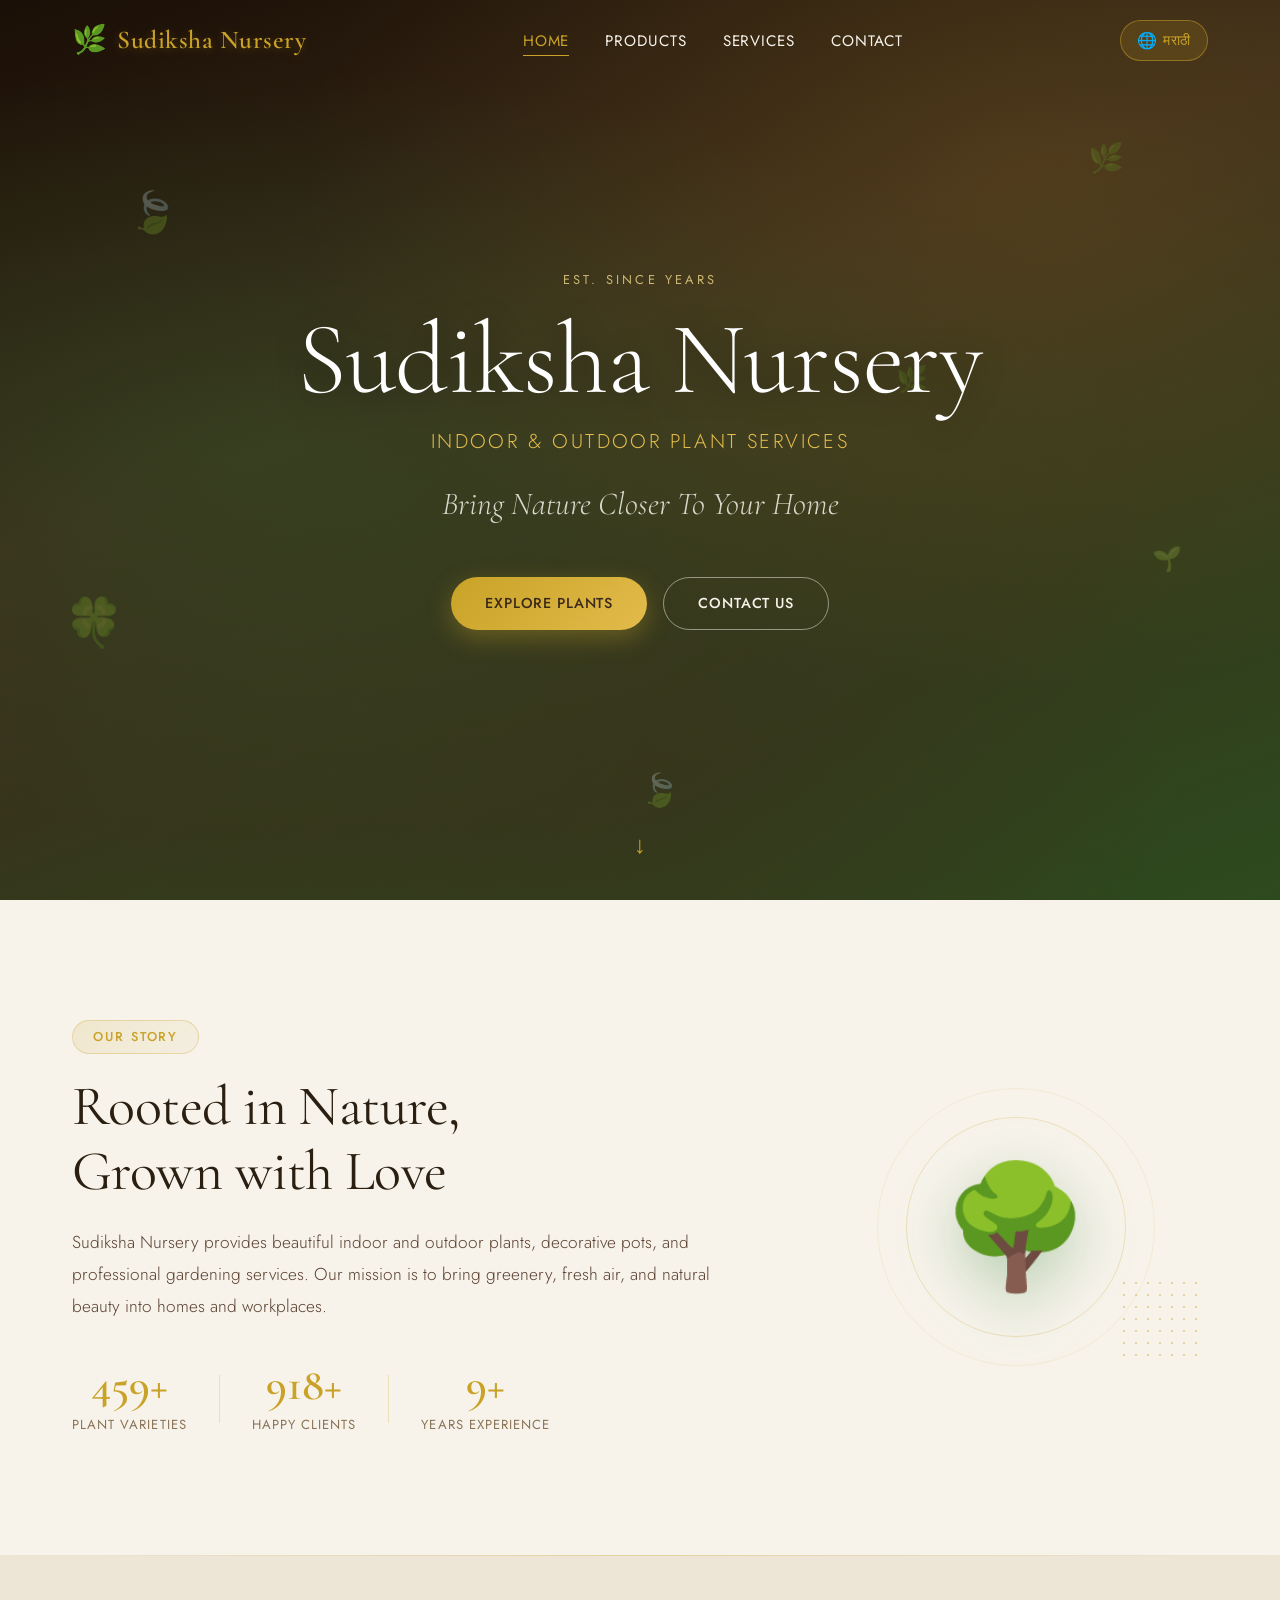
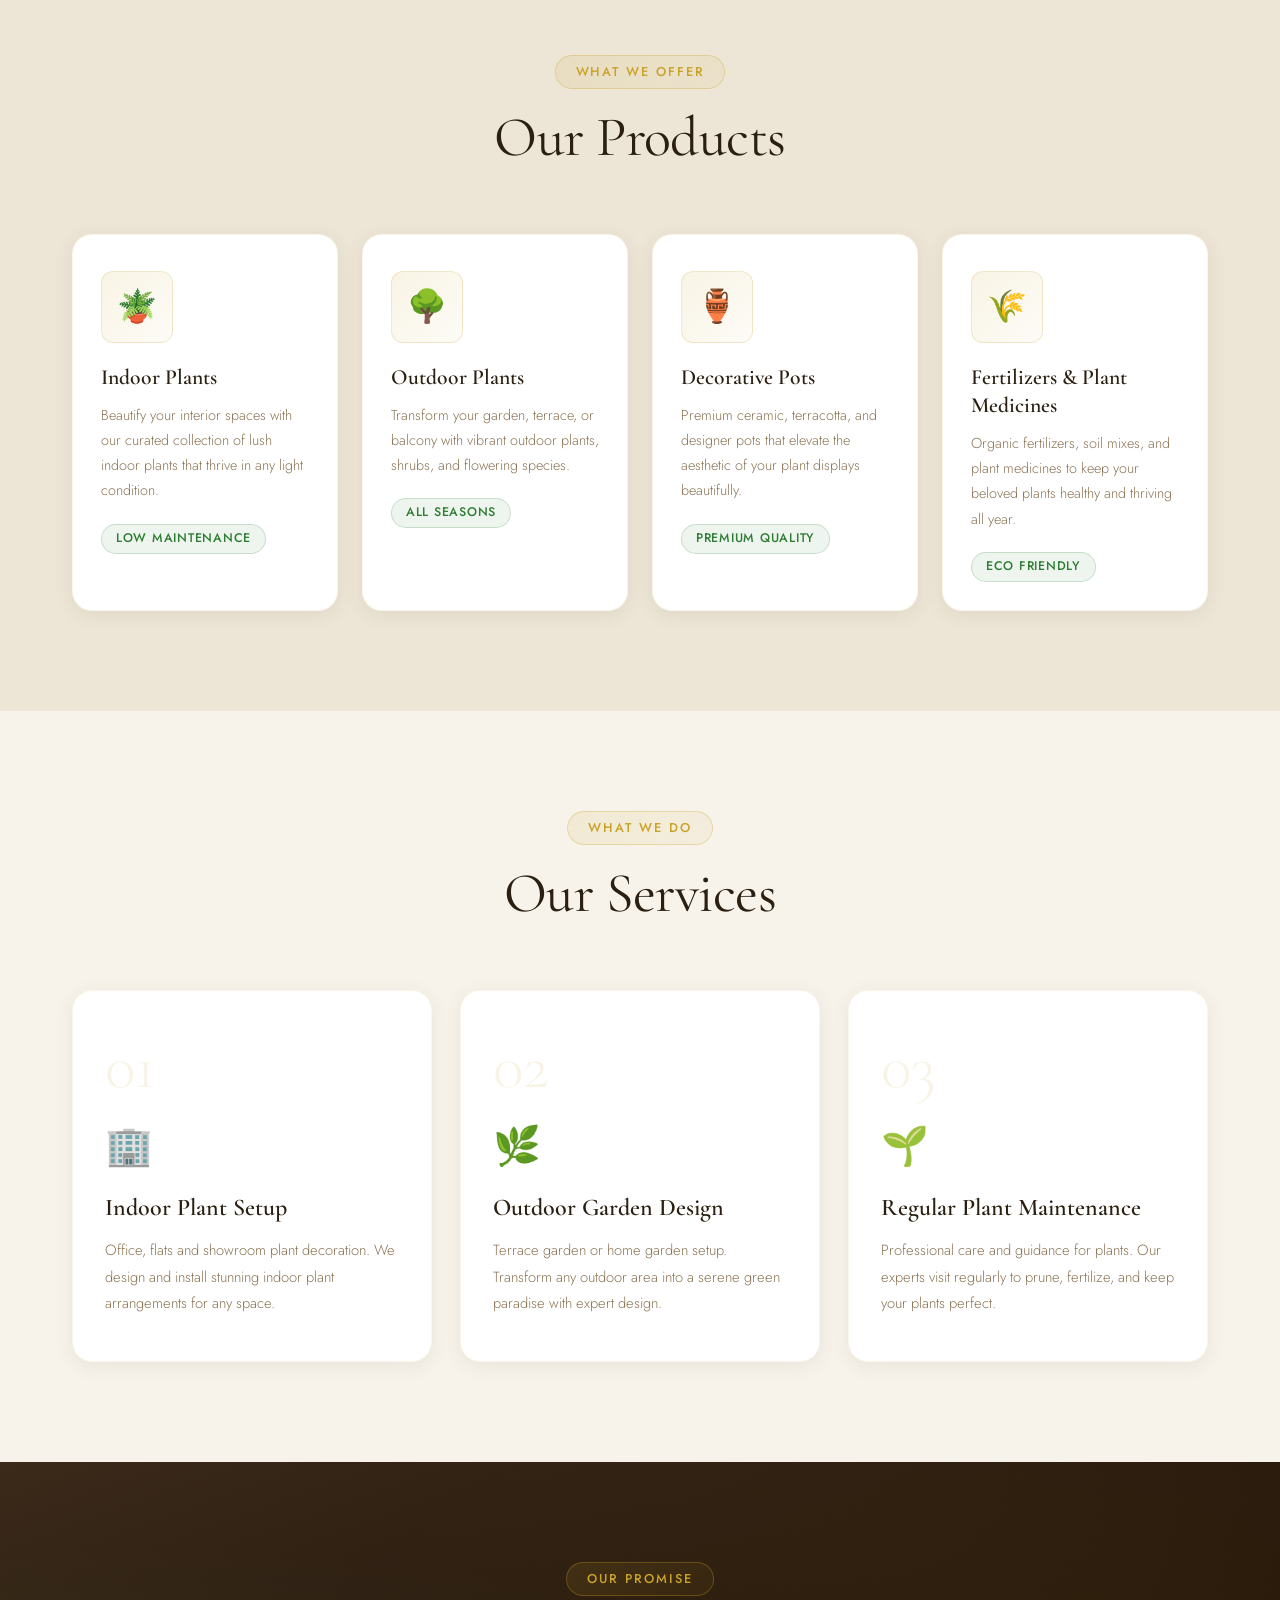
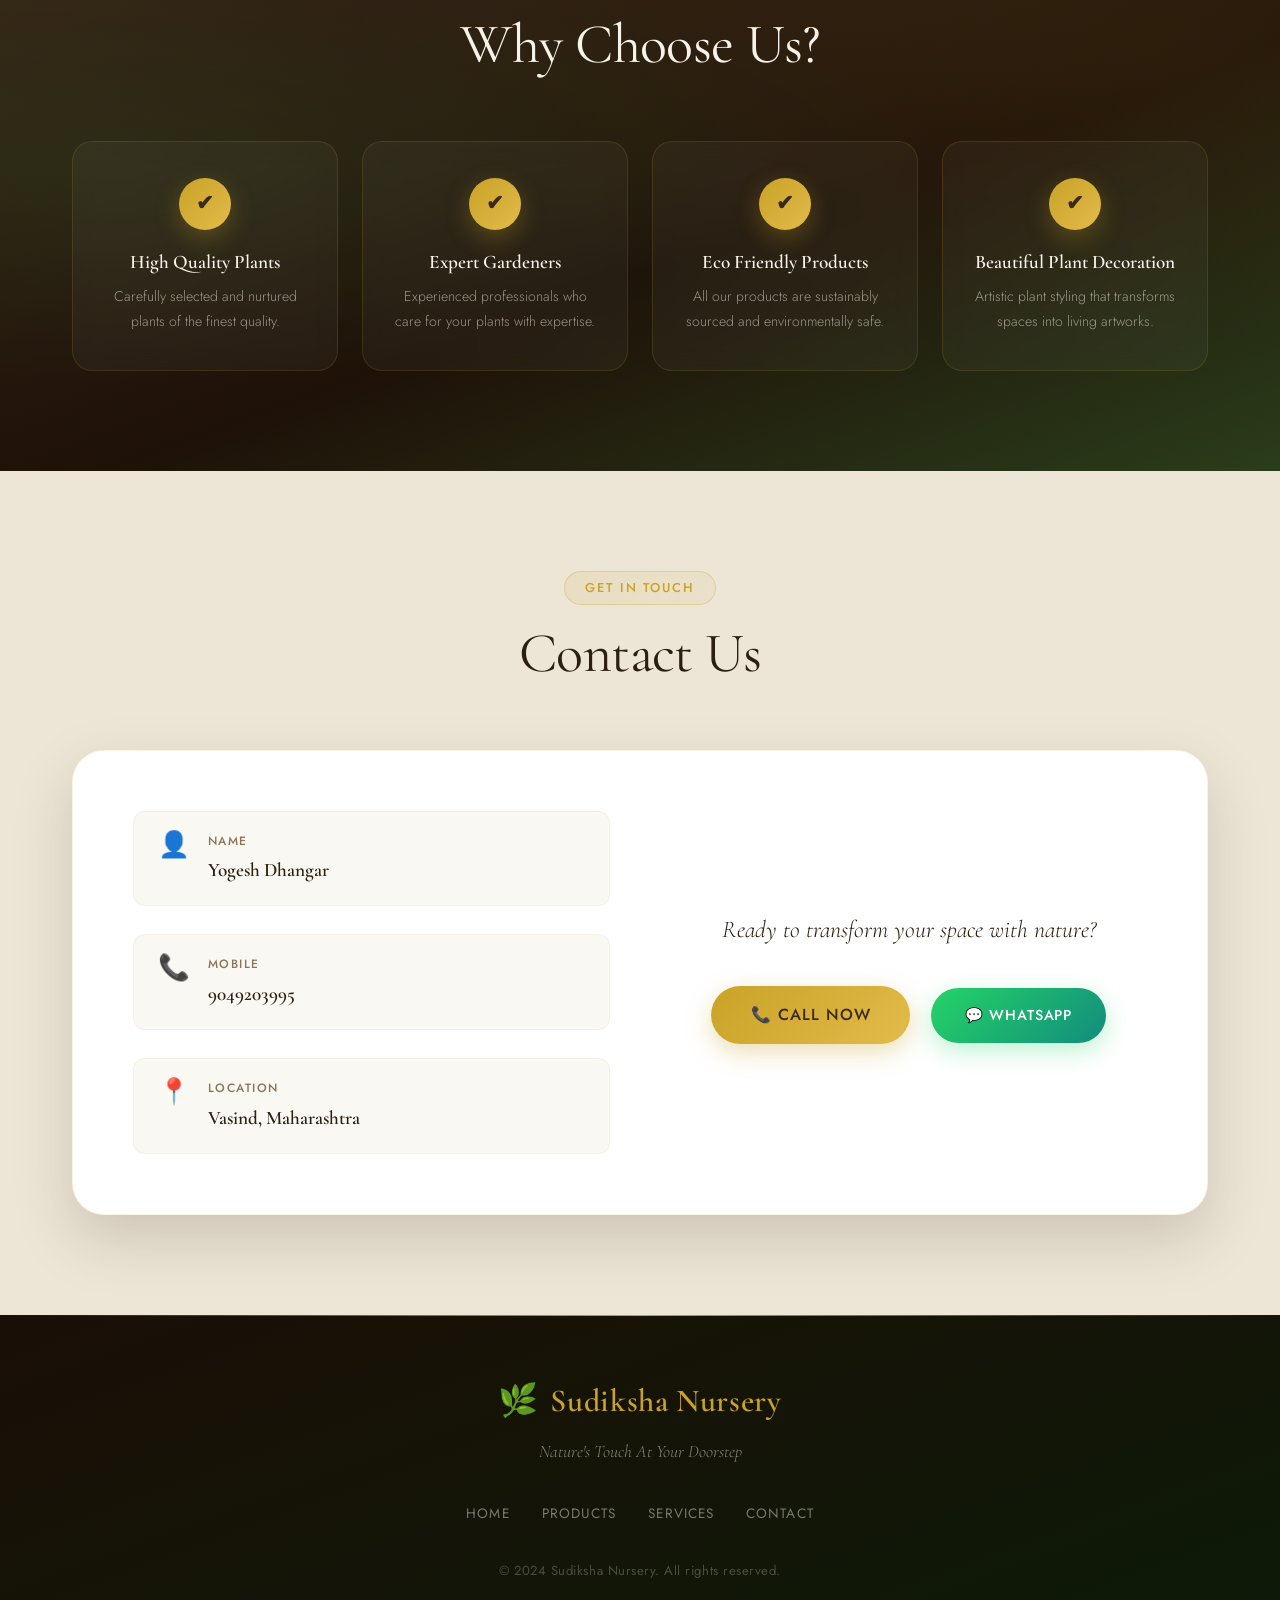
<file: Sudiksha Nursery/index.html>
<!DOCTYPE html>
<html lang="en">
<head>
  <meta charset="UTF-8" />
  <meta name="viewport" content="width=device-width, initial-scale=1.0"/>
  <title>Sudiksha Nursery</title>
  <link rel="stylesheet" href="style.css" />
  <link rel="preconnect" href="https://fonts.googleapis.com">
  <link href="https://fonts.googleapis.com/css2?family=Cormorant+Garamond:ital,wght@0,300;0,400;0,600;1,300;1,400&family=Jost:wght@300;400;500;600&display=swap" rel="stylesheet">
</head>
<body>

  <!-- NAVBAR -->
  <nav class="navbar" id="navbar">
    <div class="nav-container">
      <div class="nav-logo">
        <span class="logo-leaf">🌿</span>
        <span class="logo-text" data-en="Sudiksha Nursery" data-mr="सुदिक्षा नर्सरी">Sudiksha Nursery</span>
      </div>
      <ul class="nav-menu" id="navMenu">
        <li><a href="#home" data-en="Home" data-mr="मुखपृष्ठ">Home</a></li>
        <li><a href="#products" data-en="Products" data-mr="उत्पादने">Products</a></li>
        <li><a href="#services" data-en="Services" data-mr="सेवा">Services</a></li>
        <li><a href="#contact" data-en="Contact" data-mr="संपर्क">Contact</a></li>
      </ul>
      <div class="nav-right">
        <button class="lang-btn" id="langToggle">
          <span class="lang-icon">🌐</span>
          <span id="langLabel">मराठी</span>
        </button>
        <div class="hamburger" id="hamburger">
          <span></span><span></span><span></span>
        </div>
      </div>
    </div>
  </nav>

  <!-- HERO SECTION -->
  <section class="hero" id="home">
    <div class="hero-bg"></div>
    <div class="leaf-container">
      <div class="leaf leaf-1">🍃</div>
      <div class="leaf leaf-2">🌿</div>
      <div class="leaf leaf-3">🍀</div>
      <div class="leaf leaf-4">🌱</div>
      <div class="leaf leaf-5">🍃</div>
      <div class="leaf leaf-6">🌿</div>
    </div>
    <div class="hero-content">
      <p class="hero-eyebrow" data-en="Est. Since Years" data-mr="वर्षांपासून सेवेत">Est. Since Years</p>
      <h1 class="hero-title" data-en="Sudiksha Nursery" data-mr="सुदिक्षा नर्सरी">Sudiksha Nursery</h1>
      <p class="hero-subtitle" data-en="Indoor & Outdoor Plant Services" data-mr="इनडोअर आणि आउटडोअर वनस्पती सेवा">Indoor & Outdoor Plant Services</p>
      <p class="hero-tagline" data-en="Bring Nature Closer To Your Home" data-mr="निसर्ग तुमच्या घराजवळ आणा">Bring Nature Closer To Your Home</p>
      <div class="hero-buttons">
        <a href="#products" class="btn btn-primary" data-en="Explore Plants" data-mr="रोपे पहा">Explore Plants</a>
        <a href="#contact" class="btn btn-outline" data-en="Contact Us" data-mr="संपर्क करा">Contact Us</a>
      </div>
    </div>
    <div class="hero-scroll-hint">
      <span class="scroll-arrow">↓</span>
    </div>
  </section>

  <!-- ABOUT SECTION -->
  <section class="about" id="about">
    <div class="section-container">
      <div class="about-inner reveal">
        <div class="about-badge" data-en="Our Story" data-mr="आमची कहाणी">Our Story</div>
        <h2 class="section-title" data-en="Rooted in Nature,<br>Grown with Love" data-mr="निसर्गात रुजलेले,<br>प्रेमाने जोपासलेले">Rooted in Nature,<br>Grown with Love</h2>
        <p class="about-text" 
           data-en="Sudiksha Nursery provides beautiful indoor and outdoor plants, decorative pots, and professional gardening services. Our mission is to bring greenery, fresh air, and natural beauty into homes and workplaces."
           data-mr="सुदिक्षा नर्सरी तुमच्या घरासाठी आणि कार्यालयासाठी उत्तम दर्जाची रोपे, डेकोरेटिव्ह कुंड्या आणि बागकाम सेवा उपलब्ध करून देते. आमचे ध्येय म्हणजे प्रत्येक घरात हिरवाई आणि ताजेपणा आणणे.">
          Sudiksha Nursery provides beautiful indoor and outdoor plants, decorative pots, and professional gardening services. Our mission is to bring greenery, fresh air, and natural beauty into homes and workplaces.
        </p>
        <div class="about-stats">
          <div class="stat-item">
            <span class="stat-number">500+</span>
            <span class="stat-label" data-en="Plant Varieties" data-mr="रोपांचे प्रकार">Plant Varieties</span>
          </div>
          <div class="stat-divider"></div>
          <div class="stat-item">
            <span class="stat-number">1000+</span>
            <span class="stat-label" data-en="Happy Clients" data-mr="समाधानी ग्राहक">Happy Clients</span>
          </div>
          <div class="stat-divider"></div>
          <div class="stat-item">
            <span class="stat-number">10+</span>
            <span class="stat-label" data-en="Years Experience" data-mr="वर्षांचा अनुभव">Years Experience</span>
          </div>
        </div>
      </div>
      <div class="about-visual reveal">
        <div class="about-decor-ring"></div>
        <div class="about-plant-icon">🌳</div>
        <div class="about-decor-dots"></div>
      </div>
    </div>
  </section>

  <!-- PRODUCTS SECTION -->
  <section class="products" id="products">
    <div class="section-container">
      <div class="section-header reveal">
        <span class="section-badge" data-en="What We Offer" data-mr="आम्ही काय देतो">What We Offer</span>
        <h2 class="section-title" data-en="Our Products" data-mr="आमची उत्पादने">Our Products</h2>
      </div>
      <div class="products-grid">
        <div class="product-card reveal">
          <div class="card-icon-wrap">
            <span class="card-icon">🪴</span>
          </div>
          <h3 class="card-title" data-en="Indoor Plants" data-mr="इनडोअर रोपे">Indoor Plants</h3>
          <p class="card-desc" data-en="Beautify your interior spaces with our curated collection of lush indoor plants that thrive in any light condition." data-mr="आमच्या निवडक इनडोअर रोपांनी तुमच्या आतील जागा सुंदर करा, जी कोणत्याही प्रकाशात उत्तम वाढतात.">Beautify your interior spaces with our curated collection of lush indoor plants that thrive in any light condition.</p>
          <div class="card-footer">
            <span class="card-tag" data-en="Low Maintenance" data-mr="कमी देखभाल">Low Maintenance</span>
          </div>
        </div>
        <div class="product-card reveal">
          <div class="card-icon-wrap">
            <span class="card-icon">🌳</span>
          </div>
          <h3 class="card-title" data-en="Outdoor Plants" data-mr="आउटडोअर रोपे">Outdoor Plants</h3>
          <p class="card-desc" data-en="Transform your garden, terrace, or balcony with vibrant outdoor plants, shrubs, and flowering species." data-mr="आमच्या बागेच्या, गच्चीच्या आणि बाल्कनीसाठी उत्तम आउटडोअर रोपे, झुडपे आणि फुलझाडे.">Transform your garden, terrace, or balcony with vibrant outdoor plants, shrubs, and flowering species.</p>
          <div class="card-footer">
            <span class="card-tag" data-en="All Seasons" data-mr="सर्व ऋतू">All Seasons</span>
          </div>
        </div>
        <div class="product-card reveal">
          <div class="card-icon-wrap">
            <span class="card-icon">🏺</span>
          </div>
          <h3 class="card-title" data-en="Decorative Pots" data-mr="डेकोरेटिव्ह कुंड्या">Decorative Pots</h3>
          <p class="card-desc" data-en="Premium ceramic, terracotta, and designer pots that elevate the aesthetic of your plant displays beautifully." data-mr="प्रीमियम सिरॅमिक, टेराकोटा आणि डिझायनर कुंड्या जे तुमच्या रोपांचे सौंदर्य वाढवतात.">Premium ceramic, terracotta, and designer pots that elevate the aesthetic of your plant displays beautifully.</p>
          <div class="card-footer">
            <span class="card-tag" data-en="Premium Quality" data-mr="उत्तम दर्जा">Premium Quality</span>
          </div>
        </div>
        <div class="product-card reveal">
          <div class="card-icon-wrap">
            <span class="card-icon">🌾</span>
          </div>
          <h3 class="card-title" data-en="Fertilizers & Plant Medicines" data-mr="खते आणि वनस्पती औषधे">Fertilizers & Plant Medicines</h3>
          <p class="card-desc" data-en="Organic fertilizers, soil mixes, and plant medicines to keep your beloved plants healthy and thriving all year." data-mr="सेंद्रिय खते, माती मिश्रण आणि वनस्पती औषधे जे तुमच्या रोपांना वर्षभर निरोगी ठेवतात.">Organic fertilizers, soil mixes, and plant medicines to keep your beloved plants healthy and thriving all year.</p>
          <div class="card-footer">
            <span class="card-tag" data-en="Eco Friendly" data-mr="पर्यावरणस्नेही">Eco Friendly</span>
          </div>
        </div>
      </div>
    </div>
  </section>

  <!-- SERVICES SECTION -->
  <section class="services" id="services">
    <div class="section-container">
      <div class="section-header reveal">
        <span class="section-badge" data-en="What We Do" data-mr="आम्ही काय करतो">What We Do</span>
        <h2 class="section-title" data-en="Our Services" data-mr="आमच्या सेवा">Our Services</h2>
      </div>
      <div class="services-grid">
        <div class="service-card reveal">
          <div class="service-number">01</div>
          <div class="service-icon">🏢</div>
          <h3 class="service-title" data-en="Indoor Plant Setup" data-mr="इनडोअर प्लांट सेटअप">Indoor Plant Setup</h3>
          <p class="service-desc" data-en="Office, flats and showroom plant decoration. We design and install stunning indoor plant arrangements for any space." data-mr="ऑफिस, फ्लॅट आणि शोरूमसाठी वनस्पती सजावट. आम्ही कोणत्याही जागेसाठी सुंदर इनडोअर वनस्पती व्यवस्था तयार करतो.">Office, flats and showroom plant decoration. We design and install stunning indoor plant arrangements for any space.</p>
        </div>
        <div class="service-card reveal">
          <div class="service-number">02</div>
          <div class="service-icon">🌿</div>
          <h3 class="service-title" data-en="Outdoor Garden Design" data-mr="आउटडोअर गार्डन डिझाइन">Outdoor Garden Design</h3>
          <p class="service-desc" data-en="Terrace garden or home garden setup. Transform any outdoor area into a serene green paradise with expert design." data-mr="गच्चीतील बाग किंवा घराची बाग सेटअप. तज्ज्ञ डिझाइनसह कोणत्याही बाहेरच्या जागेला हिरव्या नंदनवनात बदला.">Terrace garden or home garden setup. Transform any outdoor area into a serene green paradise with expert design.</p>
        </div>
        <div class="service-card reveal">
          <div class="service-number">03</div>
          <div class="service-icon">🌱</div>
          <h3 class="service-title" data-en="Regular Plant Maintenance" data-mr="नियमित वनस्पती देखभाल">Regular Plant Maintenance</h3>
          <p class="service-desc" data-en="Professional care and guidance for plants. Our experts visit regularly to prune, fertilize, and keep your plants perfect." data-mr="रोपांसाठी व्यावसायिक काळजी आणि मार्गदर्शन. आमचे तज्ज्ञ नियमितपणे भेट देऊन रोपे छाटतात, खत घालतात आणि काळजी घेतात.">Professional care and guidance for plants. Our experts visit regularly to prune, fertilize, and keep your plants perfect.</p>
        </div>
      </div>
    </div>
  </section>

  <!-- WHY CHOOSE US -->
  <section class="why-us" id="why">
    <div class="why-bg-decor"></div>
    <div class="section-container">
      <div class="section-header reveal">
        <span class="section-badge" data-en="Our Promise" data-mr="आमचे वचन">Our Promise</span>
        <h2 class="section-title light" data-en="Why Choose Us?" data-mr="आम्हालाच का निवडा?">Why Choose Us?</h2>
      </div>
      <div class="why-grid">
        <div class="why-card reveal">
          <div class="why-check">✔</div>
          <h4 class="why-title" data-en="High Quality Plants" data-mr="उच्च दर्जाची रोपे">High Quality Plants</h4>
          <p class="why-desc" data-en="Carefully selected and nurtured plants of the finest quality." data-mr="अत्यंत काळजीपूर्वक निवडलेली आणि जोपासलेली उत्तम दर्जाची रोपे.">Carefully selected and nurtured plants of the finest quality.</p>
        </div>
        <div class="why-card reveal">
          <div class="why-check">✔</div>
          <h4 class="why-title" data-en="Expert Gardeners" data-mr="तज्ज्ञ माळी">Expert Gardeners</h4>
          <p class="why-desc" data-en="Experienced professionals who care for your plants with expertise." data-mr="अनुभवी व्यावसायिक जे तुमच्या रोपांची तज्ज्ञतेने काळजी घेतात.">Experienced professionals who care for your plants with expertise.</p>
        </div>
        <div class="why-card reveal">
          <div class="why-check">✔</div>
          <h4 class="why-title" data-en="Eco Friendly Products" data-mr="पर्यावरणस्नेही उत्पादने">Eco Friendly Products</h4>
          <p class="why-desc" data-en="All our products are sustainably sourced and environmentally safe." data-mr="आमची सर्व उत्पादने शाश्वतपणे मिळवलेली आणि पर्यावरणास सुरक्षित आहेत.">All our products are sustainably sourced and environmentally safe.</p>
        </div>
        <div class="why-card reveal">
          <div class="why-check">✔</div>
          <h4 class="why-title" data-en="Beautiful Plant Decoration" data-mr="सुंदर वनस्पती सजावट">Beautiful Plant Decoration</h4>
          <p class="why-desc" data-en="Artistic plant styling that transforms spaces into living artworks." data-mr="कलात्मक वनस्पती सजावट जी जागांना जिवंत कलाकृतींमध्ये रूपांतरित करते.">Artistic plant styling that transforms spaces into living artworks.</p>
        </div>
      </div>
    </div>
  </section>

  <!-- CONTACT SECTION -->
  <section class="contact" id="contact">
    <div class="section-container">
      <div class="section-header reveal">
        <span class="section-badge" data-en="Get In Touch" data-mr="संपर्क साधा">Get In Touch</span>
        <h2 class="section-title" data-en="Contact Us" data-mr="आमच्याशी संपर्क करा">Contact Us</h2>
      </div>
      <div class="contact-card reveal">
        <div class="contact-info">
          <div class="contact-item">
            <span class="contact-icon">👤</span>
            <div>
              <span class="contact-label" data-en="Name" data-mr="नाव">Name</span>
              <span class="contact-value">Yogesh Dhangar</span>
            </div>
          </div>
          <div class="contact-item">
            <span class="contact-icon">📞</span>
            <div>
              <span class="contact-label" data-en="Mobile" data-mr="मोबाईल">Mobile</span>
              <span class="contact-value">9049203995</span>
            </div>
          </div>
          <div class="contact-item">
            <span class="contact-icon">📍</span>
            <div>
              <span class="contact-label" data-en="Location" data-mr="स्थान">Location</span>
              <span class="contact-value" data-en="Vasind, Maharashtra" data-mr="वसिंद, महाराष्ट्र">Vasind, Maharashtra</span>
            </div>
          </div>
        </div>
        <div class="contact-cta">
          <p class="cta-text" data-en="Ready to transform your space with nature?" data-mr="निसर्गाने तुमची जागा बदलण्यास तयार आहात?">Ready to transform your space with nature?</p>
          <a href="tel:9049203995" class="btn btn-primary btn-call" data-en="📞 Call Now" data-mr="📞 आत्ता कॉल करा">📞 Call Now</a>
          <a href="https://wa.me/919049203995" class="btn btn-whatsapp" data-en="💬 WhatsApp" data-mr="💬 व्हाट्सअप">💬 WhatsApp</a>
        </div>
      </div>
    </div>
  </section>

  <!-- FOOTER -->
  <footer class="footer">
    <div class="footer-inner">
      <div class="footer-logo">
        <span class="footer-leaf">🌿</span>
        <span class="footer-name" data-en="Sudiksha Nursery" data-mr="सुदिक्षा नर्सरी">Sudiksha Nursery</span>
      </div>
      <p class="footer-tagline" data-en="Nature's Touch At Your Doorstep" data-mr="निसर्गाचा स्पर्श तुमच्या दारापर्यंत">"Nature's Touch At Your Doorstep"</p>
      <div class="footer-links">
        <a href="#home" data-en="Home" data-mr="मुखपृष्ठ">Home</a>
        <a href="#products" data-en="Products" data-mr="उत्पादने">Products</a>
        <a href="#services" data-en="Services" data-mr="सेवा">Services</a>
        <a href="#contact" data-en="Contact" data-mr="संपर्क">Contact</a>
      </div>
      <p class="footer-copy" data-en="© 2024 Sudiksha Nursery. All rights reserved." data-mr="© 2024 सुदिक्षा नर्सरी. सर्व हक्क राखीव.">© 2024 Sudiksha Nursery. All rights reserved.</p>
    </div>
  </footer>

  <script src="script.js"></script>
</body>
</html>
</file>
<file: Sudiksha Nursery/style.css>
/* ================================
   SUDIKSHA NURSERY — Premium CSS
   ================================ */

:root {
  --gold: #C9A227;
  --gold-light: #E2BB4B;
  --gold-pale: #F0D98A;
  --brown-dark: #3B2A1A;
  --brown-mid: #5C3D1E;
  --brown-light: #8B5E3C;
  --cream: #F7F3EB;
  --cream-deep: #EDE6D6;
  --green: #2E7D32;
  --green-light: #4CAF50;
  --white: #FFFFFF;
  --text-dark: #2A1F10;
  --text-mid: #5A4030;
  --text-light: #8B7355;
  --shadow-sm: 0 4px 20px rgba(59,42,26,0.08);
  --shadow-md: 0 12px 40px rgba(59,42,26,0.14);
  --shadow-lg: 0 24px 60px rgba(59,42,26,0.18);
  --radius-sm: 12px;
  --radius-md: 20px;
  --radius-lg: 32px;
  --font-display: 'Cormorant Garamond', Georgia, serif;
  --font-body: 'Jost', sans-serif;
  --transition: all 0.35s cubic-bezier(0.4, 0, 0.2, 1);
}

*, *::before, *::after { box-sizing: border-box; margin: 0; padding: 0; }

html { scroll-behavior: smooth; font-size: 16px; }

body {
  font-family: var(--font-body);
  background: var(--cream);
  color: var(--text-dark);
  overflow-x: hidden;
  line-height: 1.6;
}

/* ---- SCROLLBAR ---- */
::-webkit-scrollbar { width: 6px; }
::-webkit-scrollbar-track { background: var(--cream); }
::-webkit-scrollbar-thumb { background: var(--gold); border-radius: 10px; }

/* ================================
   NAVBAR
   ================================ */
.navbar {
  position: fixed;
  top: 0; left: 0; right: 0;
  z-index: 1000;
  padding: 18px 0;
  transition: var(--transition);
  background: transparent;
}

.navbar.scrolled {
  background: rgba(59, 42, 26, 0.96);
  backdrop-filter: blur(16px);
  padding: 12px 0;
  box-shadow: 0 4px 30px rgba(59,42,26,0.3);
}

.nav-container {
  max-width: 1200px;
  margin: 0 auto;
  padding: 0 32px;
  display: flex;
  align-items: center;
  justify-content: space-between;
}

.nav-logo {
  display: flex;
  align-items: center;
  gap: 10px;
  text-decoration: none;
  cursor: pointer;
}

.logo-leaf {
  font-size: 28px;
  animation: sway 3s ease-in-out infinite;
}

.logo-text {
  font-family: var(--font-display);
  font-size: 1.6rem;
  font-weight: 600;
  color: var(--gold);
  letter-spacing: 0.02em;
  text-shadow: 0 2px 10px rgba(201,162,39,0.3);
}

.nav-menu {
  display: flex;
  list-style: none;
  gap: 36px;
  align-items: center;
}

.nav-menu a {
  text-decoration: none;
  color: var(--cream);
  font-weight: 400;
  font-size: 0.95rem;
  letter-spacing: 0.06em;
  text-transform: uppercase;
  position: relative;
  transition: var(--transition);
}

.nav-menu a::after {
  content: '';
  position: absolute;
  bottom: -4px;
  left: 0;
  width: 0;
  height: 1px;
  background: var(--gold);
  transition: width 0.3s ease;
}

.nav-menu a:hover { color: var(--gold); }
.nav-menu a:hover::after { width: 100%; }

.nav-right { display: flex; align-items: center; gap: 16px; }

.lang-btn {
  display: flex;
  align-items: center;
  gap: 6px;
  background: rgba(201,162,39,0.15);
  border: 1px solid rgba(201,162,39,0.5);
  color: var(--gold);
  padding: 8px 16px;
  border-radius: 50px;
  cursor: pointer;
  font-family: var(--font-body);
  font-size: 0.85rem;
  font-weight: 500;
  letter-spacing: 0.04em;
  transition: var(--transition);
}

.lang-btn:hover {
  background: var(--gold);
  color: var(--brown-dark);
  border-color: var(--gold);
  transform: translateY(-1px);
}

.lang-icon { font-size: 1rem; }

.hamburger {
  display: none;
  flex-direction: column;
  gap: 5px;
  cursor: pointer;
  padding: 4px;
}

.hamburger span {
  display: block;
  width: 24px;
  height: 2px;
  background: var(--gold);
  border-radius: 2px;
  transition: var(--transition);
}

/* ================================
   HERO SECTION
   ================================ */
.hero {
  position: relative;
  min-height: 100vh;
  display: flex;
  align-items: center;
  justify-content: center;
  text-align: center;
  overflow: hidden;
}

.hero-bg {
  position: absolute;
  inset: 0;
  background:
    radial-gradient(ellipse at 20% 50%, rgba(46,125,50,0.25) 0%, transparent 60%),
    radial-gradient(ellipse at 80% 20%, rgba(201,162,39,0.15) 0%, transparent 50%),
    radial-gradient(ellipse at 50% 80%, rgba(59,42,26,0.4) 0%, transparent 60%),
    linear-gradient(160deg, #1a0f06 0%, #3B2A1A 40%, #2d4a1e 100%);
}

/* Leaf animations */
.leaf-container { position: absolute; inset: 0; pointer-events: none; }

.leaf {
  position: absolute;
  font-size: 2rem;
  opacity: 0.25;
  animation: floatLeaf linear infinite;
}

.leaf-1 { left: 10%; top: 20%; font-size: 2.5rem; animation-duration: 8s; animation-delay: 0s; }
.leaf-2 { left: 85%; top: 15%; font-size: 1.8rem; animation-duration: 10s; animation-delay: -3s; }
.leaf-3 { left: 5%; top: 65%; font-size: 3rem; animation-duration: 12s; animation-delay: -6s; }
.leaf-4 { left: 90%; top: 60%; font-size: 1.5rem; animation-duration: 9s; animation-delay: -1s; }
.leaf-5 { left: 50%; top: 85%; font-size: 2rem; animation-duration: 11s; animation-delay: -4s; }
.leaf-6 { left: 70%; top: 40%; font-size: 1.6rem; animation-duration: 7s; animation-delay: -2s; }

@keyframes floatLeaf {
  0%   { transform: translateY(0px) rotate(0deg) scale(1); opacity: 0.15; }
  25%  { transform: translateY(-25px) rotate(15deg) scale(1.1); opacity: 0.3; }
  50%  { transform: translateY(-10px) rotate(-8deg) scale(0.95); opacity: 0.2; }
  75%  { transform: translateY(-30px) rotate(20deg) scale(1.05); opacity: 0.28; }
  100% { transform: translateY(0px) rotate(0deg) scale(1); opacity: 0.15; }
}

@keyframes sway {
  0%, 100% { transform: rotate(-5deg); }
  50% { transform: rotate(5deg); }
}

.hero-content {
  position: relative;
  z-index: 2;
  max-width: 760px;
  padding: 0 24px;
  animation: heroFadeIn 1.2s ease forwards;
}

@keyframes heroFadeIn {
  from { opacity: 0; transform: translateY(40px); }
  to   { opacity: 1; transform: translateY(0); }
}

.hero-eyebrow {
  font-family: var(--font-body);
  font-size: 0.8rem;
  letter-spacing: 0.25em;
  text-transform: uppercase;
  color: var(--gold-pale);
  margin-bottom: 16px;
  opacity: 0.8;
}

.hero-title {
  font-family: var(--font-display);
  font-size: clamp(3.5rem, 8vw, 6.5rem);
  font-weight: 300;
  color: var(--white);
  line-height: 1.05;
  letter-spacing: -0.01em;
  margin-bottom: 12px;
  text-shadow: 0 4px 30px rgba(0,0,0,0.4);
}

.hero-subtitle {
  font-family: var(--font-body);
  font-size: clamp(1rem, 2.5vw, 1.25rem);
  color: var(--gold-light);
  letter-spacing: 0.12em;
  text-transform: uppercase;
  margin-bottom: 20px;
  font-weight: 300;
}

.hero-tagline {
  font-family: var(--font-display);
  font-size: clamp(1.3rem, 3vw, 2rem);
  color: rgba(247,243,235,0.85);
  font-style: italic;
  font-weight: 300;
  margin-bottom: 48px;
}

.hero-buttons {
  display: flex;
  gap: 16px;
  justify-content: center;
  flex-wrap: wrap;
}

/* ================================
   BUTTONS
   ================================ */
.btn {
  display: inline-flex;
  align-items: center;
  justify-content: center;
  gap: 8px;
  padding: 14px 34px;
  border-radius: 50px;
  font-family: var(--font-body);
  font-size: 0.9rem;
  font-weight: 500;
  letter-spacing: 0.06em;
  text-transform: uppercase;
  text-decoration: none;
  cursor: pointer;
  border: none;
  transition: var(--transition);
}

.btn-primary {
  background: linear-gradient(135deg, var(--gold), var(--gold-light));
  color: var(--brown-dark);
  box-shadow: 0 8px 24px rgba(201,162,39,0.35);
}

.btn-primary:hover {
  transform: translateY(-3px);
  box-shadow: 0 14px 34px rgba(201,162,39,0.5);
  background: linear-gradient(135deg, var(--gold-light), var(--gold));
}

.btn-outline {
  background: transparent;
  color: var(--cream);
  border: 1.5px solid rgba(247,243,235,0.5);
}

.btn-outline:hover {
  background: rgba(247,243,235,0.1);
  border-color: var(--cream);
  transform: translateY(-3px);
}

.btn-call {
  font-size: 1rem;
  padding: 16px 40px;
}

.btn-whatsapp {
  display: inline-flex;
  align-items: center;
  gap: 8px;
  padding: 16px 34px;
  border-radius: 50px;
  font-family: var(--font-body);
  font-size: 0.9rem;
  font-weight: 500;
  letter-spacing: 0.06em;
  text-transform: uppercase;
  text-decoration: none;
  background: linear-gradient(135deg, #25D366, #128C7E);
  color: white;
  border: none;
  box-shadow: 0 8px 24px rgba(37,211,102,0.3);
  transition: var(--transition);
}

.btn-whatsapp:hover {
  transform: translateY(-3px);
  box-shadow: 0 14px 34px rgba(37,211,102,0.45);
}

.hero-scroll-hint {
  position: absolute;
  bottom: 36px;
  left: 50%;
  transform: translateX(-50%);
  z-index: 2;
}

.scroll-arrow {
  display: block;
  color: var(--gold);
  font-size: 1.5rem;
  animation: bounce 2s ease-in-out infinite;
}

@keyframes bounce {
  0%, 100% { transform: translateY(0); opacity: 0.6; }
  50% { transform: translateY(10px); opacity: 1; }
}

/* ================================
   SECTION COMMON
   ================================ */
.section-container {
  max-width: 1200px;
  margin: 0 auto;
  padding: 100px 32px;
}

.section-header {
  text-align: center;
  margin-bottom: 64px;
}

.section-badge {
  display: inline-block;
  background: linear-gradient(135deg, rgba(201,162,39,0.12), rgba(201,162,39,0.06));
  border: 1px solid rgba(201,162,39,0.3);
  color: var(--gold);
  padding: 6px 20px;
  border-radius: 50px;
  font-size: 0.8rem;
  font-weight: 500;
  letter-spacing: 0.15em;
  text-transform: uppercase;
  margin-bottom: 16px;
}

.section-title {
  font-family: var(--font-display);
  font-size: clamp(2.2rem, 5vw, 3.5rem);
  font-weight: 400;
  color: var(--text-dark);
  line-height: 1.15;
  letter-spacing: -0.01em;
}

.section-title.light { color: var(--cream); }

/* ================================
   ABOUT SECTION
   ================================ */
.about {
  background: var(--cream);
  position: relative;
}

.about .section-container {
  display: grid;
  grid-template-columns: 1.4fr 0.8fr;
  gap: 80px;
  align-items: center;
  padding: 120px 32px;
}

.about-badge {
  display: inline-block;
  background: linear-gradient(135deg, rgba(201,162,39,0.15), rgba(201,162,39,0.05));
  border: 1px solid rgba(201,162,39,0.3);
  color: var(--gold);
  padding: 6px 20px;
  border-radius: 50px;
  font-size: 0.8rem;
  font-weight: 500;
  letter-spacing: 0.15em;
  text-transform: uppercase;
  margin-bottom: 20px;
}

.about-inner .section-title {
  margin-bottom: 24px;
}

.about-text {
  font-size: 1.08rem;
  color: var(--text-mid);
  line-height: 1.85;
  margin-bottom: 40px;
  font-weight: 300;
}

.about-stats {
  display: flex;
  align-items: center;
  gap: 0;
}

.stat-item {
  display: flex;
  flex-direction: column;
  align-items: center;
  padding: 0 32px;
}

.stat-item:first-child { padding-left: 0; }

.stat-number {
  font-family: var(--font-display);
  font-size: 2.8rem;
  font-weight: 600;
  color: var(--gold);
  line-height: 1;
  margin-bottom: 6px;
}

.stat-label {
  font-size: 0.82rem;
  color: var(--text-light);
  text-transform: uppercase;
  letter-spacing: 0.08em;
  font-weight: 400;
}

.stat-divider {
  width: 1px;
  height: 48px;
  background: rgba(201,162,39,0.25);
}

.about-visual {
  position: relative;
  display: flex;
  align-items: center;
  justify-content: center;
  height: 300px;
}

.about-plant-icon {
  font-size: 120px;
  position: relative;
  z-index: 2;
  animation: floatPlant 4s ease-in-out infinite;
  filter: drop-shadow(0 20px 30px rgba(46,125,50,0.3));
}

@keyframes floatPlant {
  0%, 100% { transform: translateY(0) scale(1); }
  50% { transform: translateY(-16px) scale(1.03); }
}

.about-decor-ring {
  position: absolute;
  width: 220px;
  height: 220px;
  border-radius: 50%;
  border: 1px solid rgba(201,162,39,0.25);
  top: 50%;
  left: 50%;
  transform: translate(-50%, -50%);
  animation: ringPulse 5s ease-in-out infinite;
}

.about-decor-ring::before {
  content: '';
  position: absolute;
  inset: -30px;
  border-radius: 50%;
  border: 1px solid rgba(201,162,39,0.12);
}

@keyframes ringPulse {
  0%, 100% { transform: translate(-50%, -50%) scale(1); opacity: 0.6; }
  50% { transform: translate(-50%, -50%) scale(1.06); opacity: 1; }
}

.about-decor-dots {
  position: absolute;
  bottom: 20px;
  right: 10px;
  width: 80px;
  height: 80px;
  background-image: radial-gradient(circle, rgba(201,162,39,0.4) 1.5px, transparent 1.5px);
  background-size: 12px 12px;
}

/* ================================
   PRODUCTS SECTION
   ================================ */
.products {
  background: var(--cream-deep);
  position: relative;
}

.products::before {
  content: '';
  position: absolute;
  top: 0; left: 0; right: 0;
  height: 1px;
  background: linear-gradient(to right, transparent, rgba(201,162,39,0.3), transparent);
}

.products-grid {
  display: grid;
  grid-template-columns: repeat(4, 1fr);
  gap: 24px;
}

.product-card {
  background: var(--white);
  border-radius: var(--radius-md);
  padding: 36px 28px 28px;
  box-shadow: var(--shadow-sm);
  border: 1px solid rgba(201,162,39,0.1);
  transition: var(--transition);
  position: relative;
  overflow: hidden;
  cursor: default;
}

.product-card::before {
  content: '';
  position: absolute;
  top: 0; left: 0; right: 0;
  height: 3px;
  background: linear-gradient(90deg, var(--gold), var(--gold-light));
  transform: scaleX(0);
  transition: transform 0.4s ease;
  transform-origin: left;
}

.product-card:hover {
  transform: translateY(-10px);
  box-shadow: var(--shadow-lg);
  border-color: rgba(201,162,39,0.25);
}

.product-card:hover::before { transform: scaleX(1); }

.card-icon-wrap {
  width: 72px;
  height: 72px;
  background: linear-gradient(135deg, rgba(201,162,39,0.12), rgba(201,162,39,0.04));
  border: 1px solid rgba(201,162,39,0.2);
  border-radius: var(--radius-sm);
  display: flex;
  align-items: center;
  justify-content: center;
  margin-bottom: 20px;
  transition: var(--transition);
}

.product-card:hover .card-icon-wrap {
  background: linear-gradient(135deg, rgba(201,162,39,0.2), rgba(201,162,39,0.08));
  transform: scale(1.08) rotate(-3deg);
}

.card-icon { font-size: 2rem; }

.card-title {
  font-family: var(--font-display);
  font-size: 1.35rem;
  font-weight: 600;
  color: var(--text-dark);
  margin-bottom: 12px;
  line-height: 1.3;
}

.card-desc {
  font-size: 0.9rem;
  color: var(--text-light);
  line-height: 1.75;
  margin-bottom: 20px;
  font-weight: 300;
}

.card-footer { margin-top: auto; }

.card-tag {
  display: inline-block;
  background: rgba(46,125,50,0.08);
  color: var(--green);
  border: 1px solid rgba(46,125,50,0.2);
  padding: 4px 14px;
  border-radius: 50px;
  font-size: 0.78rem;
  font-weight: 500;
  letter-spacing: 0.06em;
  text-transform: uppercase;
}

/* ================================
   SERVICES SECTION
   ================================ */
.services { background: var(--cream); }

.services-grid {
  display: grid;
  grid-template-columns: repeat(3, 1fr);
  gap: 28px;
}

.service-card {
  background: var(--white);
  border-radius: var(--radius-md);
  padding: 44px 32px;
  box-shadow: var(--shadow-sm);
  border: 1px solid rgba(201,162,39,0.1);
  position: relative;
  transition: var(--transition);
  overflow: hidden;
}

.service-card::after {
  content: '';
  position: absolute;
  bottom: 0; left: 0; right: 0;
  height: 3px;
  background: linear-gradient(90deg, var(--green), var(--green-light));
  transform: scaleX(0);
  transition: transform 0.4s ease;
  transform-origin: left;
}

.service-card:hover {
  transform: translateY(-8px);
  box-shadow: var(--shadow-lg);
}

.service-card:hover::after { transform: scaleX(1); }

.service-number {
  font-family: var(--font-display);
  font-size: 4rem;
  font-weight: 300;
  color: rgba(201,162,39,0.12);
  line-height: 1;
  margin-bottom: 16px;
  letter-spacing: -0.02em;
  transition: var(--transition);
}

.service-card:hover .service-number {
  color: rgba(201,162,39,0.25);
}

.service-icon {
  font-size: 2.4rem;
  margin-bottom: 16px;
  display: block;
  transition: transform 0.4s ease;
}

.service-card:hover .service-icon {
  transform: scale(1.15) rotate(-5deg);
}

.service-title {
  font-family: var(--font-display);
  font-size: 1.5rem;
  font-weight: 600;
  color: var(--text-dark);
  margin-bottom: 14px;
  line-height: 1.3;
}

.service-desc {
  font-size: 0.92rem;
  color: var(--text-light);
  line-height: 1.8;
  font-weight: 300;
}

/* ================================
   WHY CHOOSE US
   ================================ */
.why-us {
  background: linear-gradient(160deg, var(--brown-dark) 0%, #1e1108 60%, #2a3d1a 100%);
  position: relative;
  overflow: hidden;
}

.why-bg-decor {
  position: absolute;
  inset: 0;
  background:
    radial-gradient(ellipse at 10% 50%, rgba(46,125,50,0.15) 0%, transparent 50%),
    radial-gradient(ellipse at 90% 30%, rgba(201,162,39,0.08) 0%, transparent 50%);
  pointer-events: none;
}

.why-grid {
  display: grid;
  grid-template-columns: repeat(4, 1fr);
  gap: 24px;
}

.why-card {
  background: rgba(255,255,255,0.04);
  border: 1px solid rgba(201,162,39,0.15);
  border-radius: var(--radius-md);
  padding: 36px 28px;
  text-align: center;
  transition: var(--transition);
  backdrop-filter: blur(10px);
}

.why-card:hover {
  background: rgba(201,162,39,0.08);
  border-color: rgba(201,162,39,0.35);
  transform: translateY(-6px);
  box-shadow: 0 16px 40px rgba(0,0,0,0.3);
}

.why-check {
  width: 52px;
  height: 52px;
  background: linear-gradient(135deg, var(--gold), var(--gold-light));
  border-radius: 50%;
  display: flex;
  align-items: center;
  justify-content: center;
  font-size: 1.3rem;
  color: var(--brown-dark);
  font-weight: 700;
  margin: 0 auto 20px;
  box-shadow: 0 8px 24px rgba(201,162,39,0.3);
  transition: var(--transition);
}

.why-card:hover .why-check {
  transform: scale(1.1) rotate(5deg);
  box-shadow: 0 12px 32px rgba(201,162,39,0.5);
}

.why-title {
  font-family: var(--font-display);
  font-size: 1.2rem;
  font-weight: 600;
  color: var(--cream);
  margin-bottom: 10px;
  line-height: 1.3;
}

.why-desc {
  font-size: 0.88rem;
  color: rgba(247,243,235,0.55);
  line-height: 1.75;
  font-weight: 300;
}

/* ================================
   CONTACT SECTION
   ================================ */
.contact { background: var(--cream-deep); }

.contact-card {
  background: var(--white);
  border-radius: var(--radius-lg);
  padding: 60px;
  box-shadow: var(--shadow-lg);
  border: 1px solid rgba(201,162,39,0.12);
  display: grid;
  grid-template-columns: 1fr 1fr;
  gap: 60px;
  align-items: center;
}

.contact-info {
  display: flex;
  flex-direction: column;
  gap: 28px;
}

.contact-item {
  display: flex;
  align-items: flex-start;
  gap: 18px;
  padding: 20px 24px;
  background: rgba(247,243,235,0.6);
  border-radius: var(--radius-sm);
  border: 1px solid rgba(201,162,39,0.1);
  transition: var(--transition);
}

.contact-item:hover {
  border-color: rgba(201,162,39,0.3);
  background: rgba(201,162,39,0.04);
  transform: translateX(6px);
}

.contact-icon {
  font-size: 1.6rem;
  flex-shrink: 0;
  line-height: 1;
}

.contact-item > div {
  display: flex;
  flex-direction: column;
  gap: 4px;
}

.contact-label {
  font-size: 0.75rem;
  color: var(--text-light);
  text-transform: uppercase;
  letter-spacing: 0.12em;
  font-weight: 500;
}

.contact-value {
  font-family: var(--font-display);
  font-size: 1.2rem;
  font-weight: 600;
  color: var(--text-dark);
}

.contact-cta {
  text-align: center;
}

.cta-text {
  font-family: var(--font-display);
  font-size: 1.5rem;
  color: var(--text-dark);
  font-style: italic;
  font-weight: 300;
  margin-bottom: 32px;
  line-height: 1.4;
}

.contact-cta .btn { margin: 8px; }

/* ================================
   FOOTER
   ================================ */
.footer {
  background: linear-gradient(160deg, #1a0f06, #0d1a08);
  padding: 60px 32px 40px;
  position: relative;
  overflow: hidden;
}

.footer::before {
  content: '';
  position: absolute;
  top: 0; left: 0; right: 0;
  height: 1px;
  background: linear-gradient(to right, transparent, var(--gold), transparent);
}

.footer-inner {
  max-width: 900px;
  margin: 0 auto;
  text-align: center;
}

.footer-logo {
  display: flex;
  align-items: center;
  justify-content: center;
  gap: 12px;
  margin-bottom: 12px;
}

.footer-leaf { font-size: 2rem; }

.footer-name {
  font-family: var(--font-display);
  font-size: 2rem;
  font-weight: 600;
  color: var(--gold);
  letter-spacing: 0.02em;
}

.footer-tagline {
  font-family: var(--font-display);
  font-style: italic;
  font-size: 1.1rem;
  color: rgba(247,243,235,0.5);
  font-weight: 300;
  margin-bottom: 36px;
}

.footer-links {
  display: flex;
  justify-content: center;
  gap: 32px;
  margin-bottom: 36px;
  flex-wrap: wrap;
}

.footer-links a {
  text-decoration: none;
  color: rgba(247,243,235,0.45);
  font-size: 0.85rem;
  letter-spacing: 0.08em;
  text-transform: uppercase;
  transition: var(--transition);
}

.footer-links a:hover { color: var(--gold); }

.footer-copy {
  font-size: 0.82rem;
  color: rgba(247,243,235,0.25);
  letter-spacing: 0.04em;
}

/* ================================
   REVEAL ANIMATIONS
   ================================ */
.reveal {
  opacity: 0;
  transform: translateY(40px);
  transition: opacity 0.7s ease, transform 0.7s ease;
}

.reveal.visible {
  opacity: 1;
  transform: translateY(0);
}

/* ================================
   RESPONSIVE
   ================================ */
@media (max-width: 1024px) {
  .products-grid { grid-template-columns: repeat(2, 1fr); }
  .why-grid { grid-template-columns: repeat(2, 1fr); }
  .about .section-container { grid-template-columns: 1fr; gap: 48px; padding: 80px 32px; }
  .about-visual { height: 200px; }
}

@media (max-width: 768px) {
  .nav-menu {
    position: fixed;
    top: 0; right: -100%;
    width: 75%;
    max-width: 300px;
    height: 100vh;
    background: rgba(26,15,6,0.97);
    backdrop-filter: blur(20px);
    flex-direction: column;
    justify-content: center;
    gap: 32px;
    padding: 60px 40px;
    transition: right 0.4s ease;
    border-left: 1px solid rgba(201,162,39,0.15);
  }

  .nav-menu.open { right: 0; }
  .nav-menu a { font-size: 1.1rem; }
  .hamburger { display: flex; }

  .services-grid { grid-template-columns: 1fr; }
  .products-grid { grid-template-columns: 1fr 1fr; }
  .why-grid { grid-template-columns: 1fr 1fr; }

  .contact-card {
    grid-template-columns: 1fr;
    padding: 40px 28px;
    gap: 40px;
  }

  .section-container { padding: 72px 20px; }

  .about-stats { gap: 0; flex-wrap: wrap; }
  .stat-item { padding: 16px 24px; }

  .hero-buttons { flex-direction: column; align-items: center; }
}

@media (max-width: 480px) {
  .products-grid { grid-template-columns: 1fr; }
  .why-grid { grid-template-columns: 1fr; }
  .stat-divider { display: none; }
  .about-stats { justify-content: space-around; }
  .footer-links { gap: 20px; }
  .logo-text { font-size: 1.3rem; }
}
</file>
